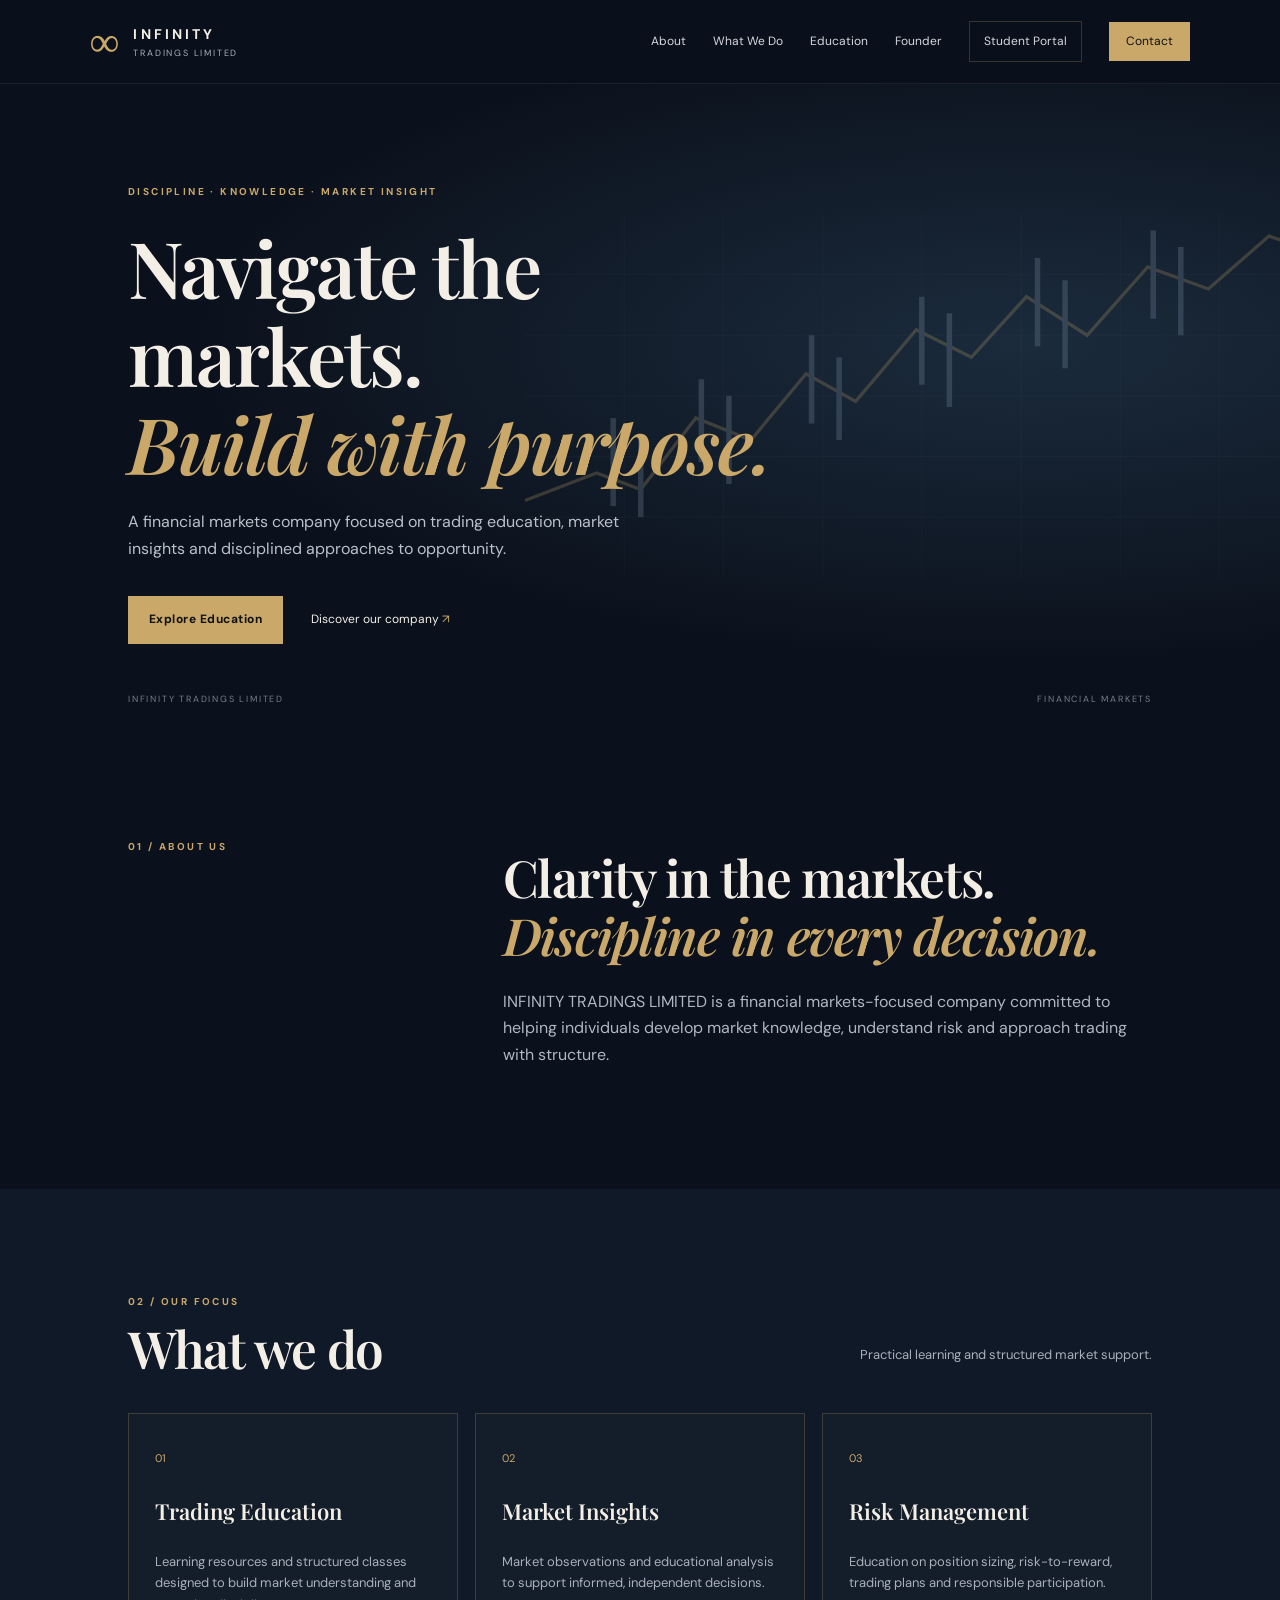
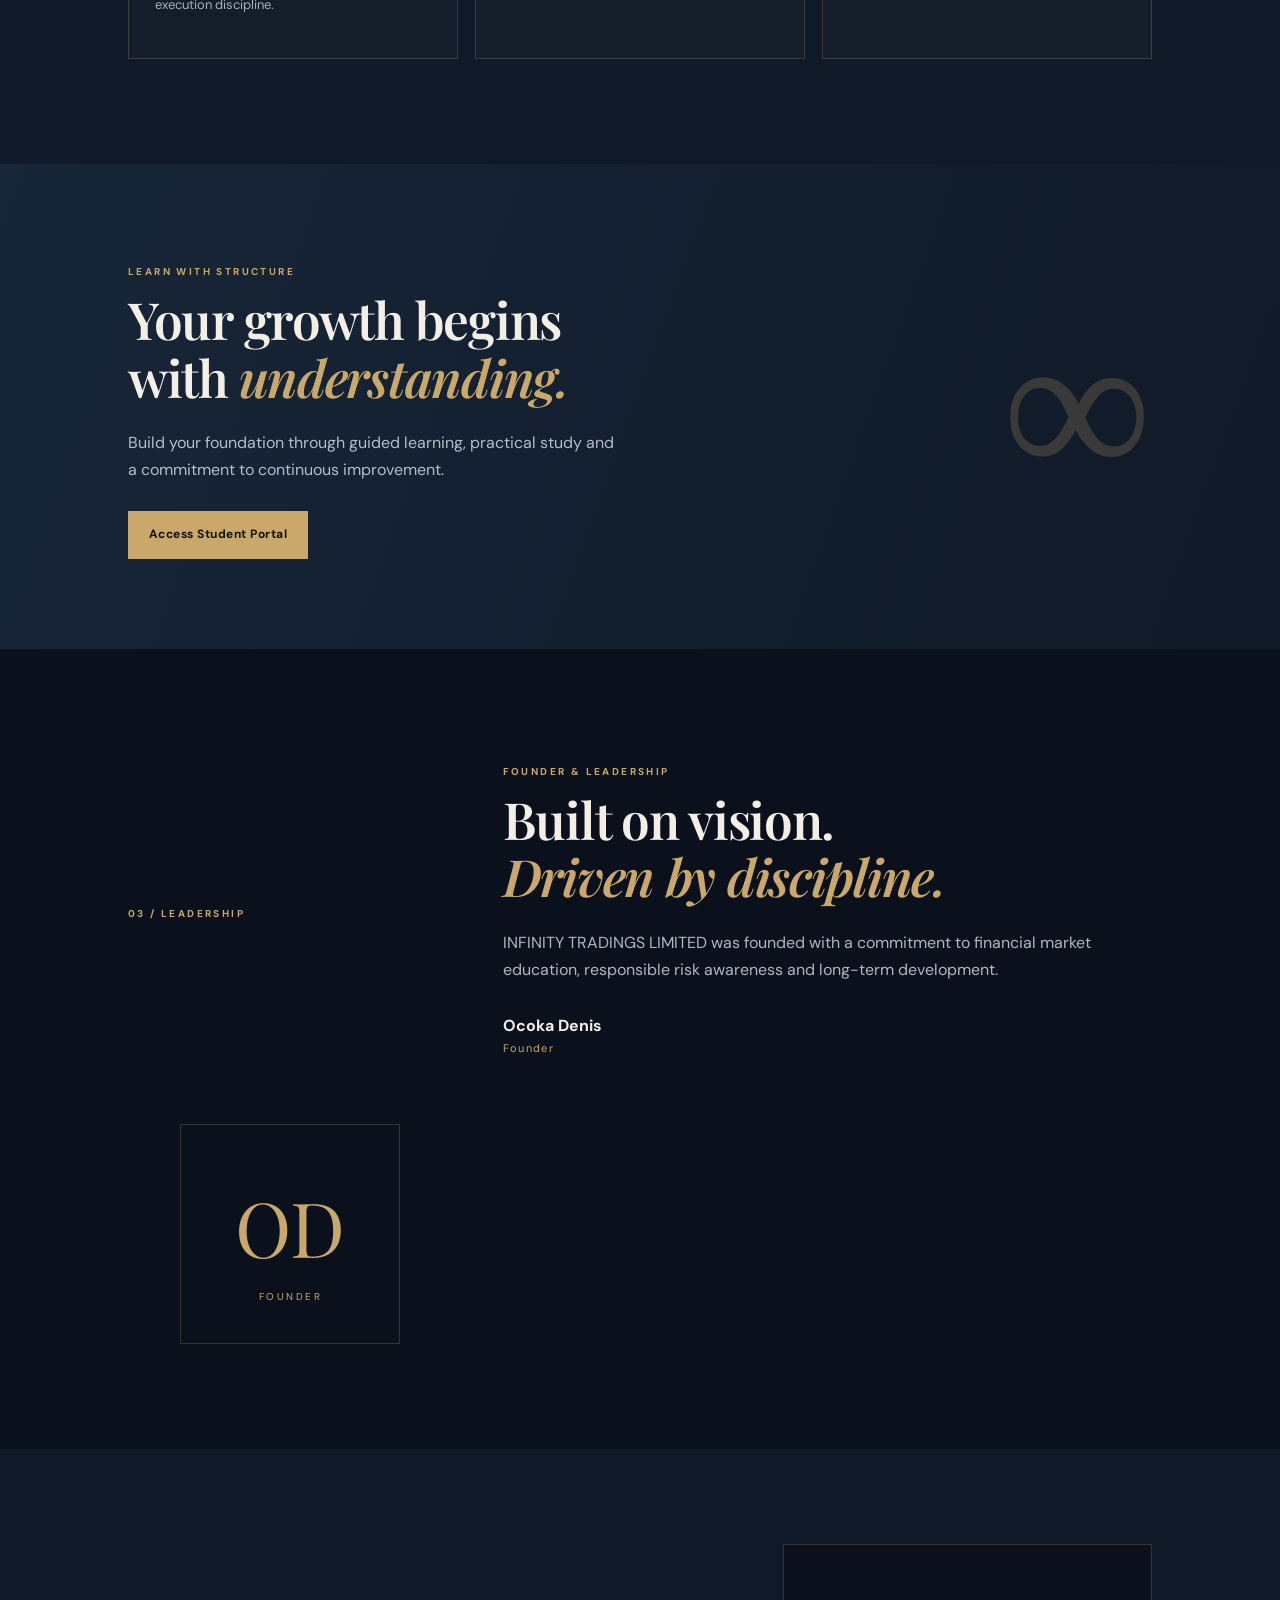
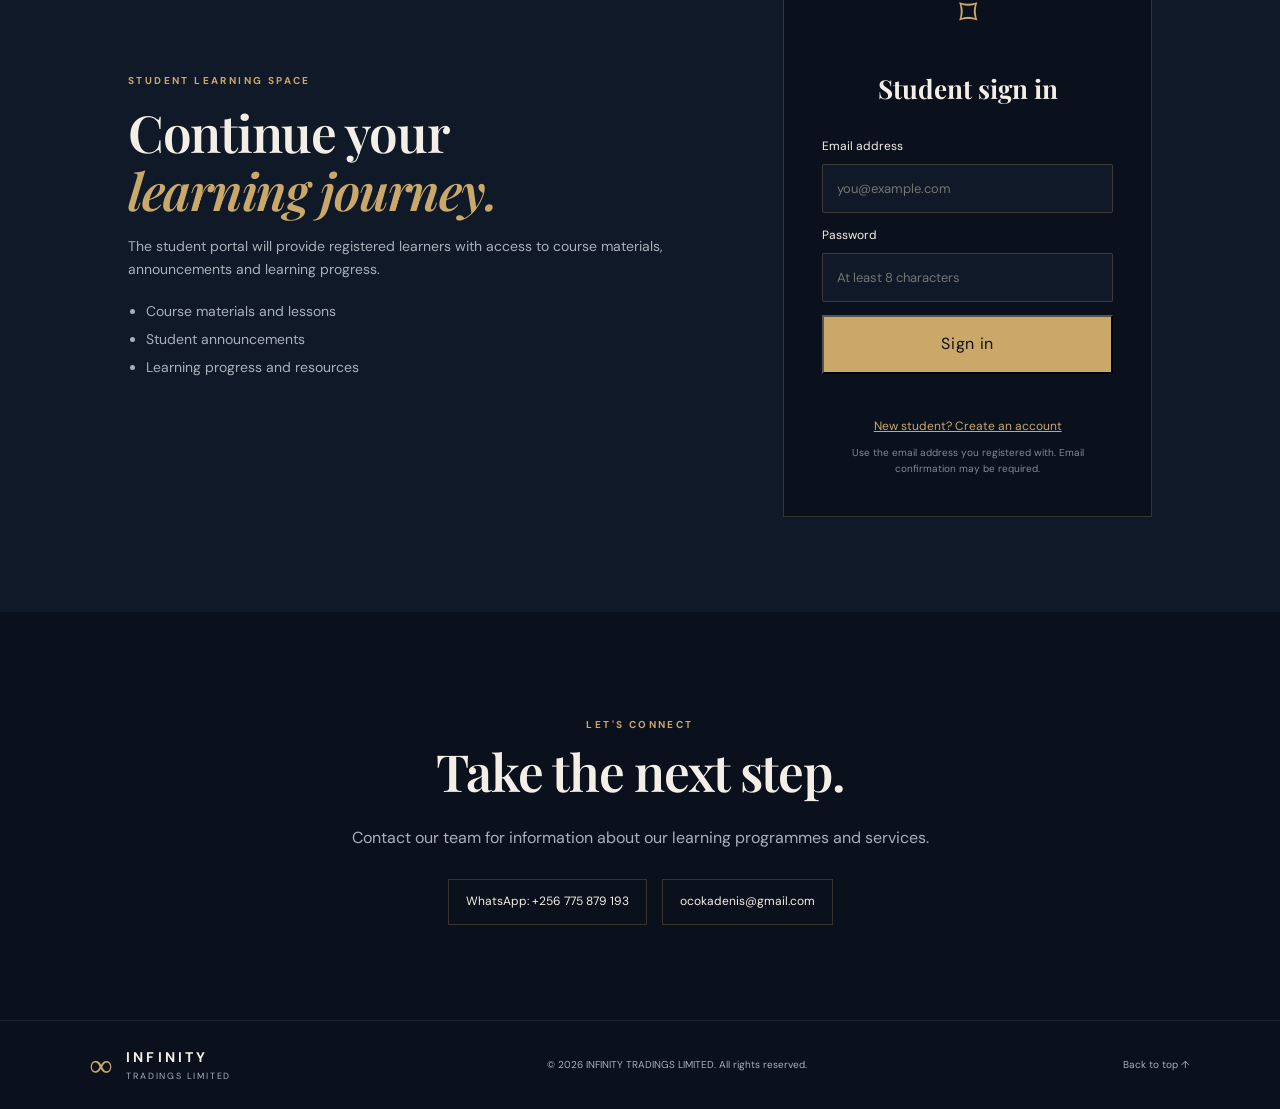
<file: index.html>
<!doctype html>
<html lang="en">
<head>
  <meta charset="utf-8">
  <meta name="viewport" content="width=device-width, initial-scale=1">
  <meta name="theme-color" content="#0b111c">
  <meta name="description" content="INFINITY TRADINGS LIMITED — financial market education, trading insights and disciplined market participation.">
  <title>INFINITY TRADINGS LIMITED | Financial Markets</title>
  <link rel="preconnect" href="https://fonts.googleapis.com">
  <link rel="preconnect" href="https://fonts.gstatic.com" crossorigin>
  <link href="https://fonts.googleapis.com/css2?family=DM+Sans:wght@400;500;600;700&family=Playfair+Display:wght@600;700&display=swap" rel="stylesheet">
  <link rel="stylesheet" href="styles.css">
</head>
<body>
  <header class="site-header">
    <a class="brand" href="#home" aria-label="Infinity Tradings Limited home">
      <span class="brand-mark">∞</span>
      <span><strong>INFINITY</strong><small>TRADINGS LIMITED</small></span>
    </a>
    <button class="menu-toggle" aria-label="Open navigation" aria-expanded="false">☰</button>
    <nav class="main-nav" aria-label="Main navigation">
      <a href="#about">About</a><a href="#services">What We Do</a><a href="#education">Education</a><a href="#founder">Founder</a>
      <a class="nav-portal" href="#student-portal">Student Portal</a>
      <a class="nav-contact" href="#contact">Contact</a>
    </nav>
  </header>

  <main>
    <section class="hero" id="home">
      <div class="chart-watermark" aria-hidden="true">
        <svg viewBox="0 0 720 330" role="presentation">
          <g class="grid-lines"><path d="M0 55H720M0 110H720M0 165H720M0 220H720M0 275H720M90 0V330M180 0V330M270 0V330M360 0V330M450 0V330M540 0V330M630 0V330"/></g>
          <path class="chart-line" d="M0 260L65 235 105 250 155 185 205 205 255 145 300 170 355 105 405 130 455 75 510 110 565 48 620 68 675 20 720 35"/>
          <g class="candles"><path d="M80 185V265M105 200V275M160 150V225M185 165V245M260 110V190M285 130V205M360 75V155M385 90V175M465 40V120M490 60V140M570 15V95M595 30V110"/></g>
        </svg>
      </div>
      <div class="hero-content">
        <p class="eyebrow">DISCIPLINE · KNOWLEDGE · MARKET INSIGHT</p>
        <h1>Navigate the markets.<br><em>Build with purpose.</em></h1>
        <p class="hero-copy">A financial markets company focused on trading education, market insights and disciplined approaches to opportunity.</p>
        <div class="hero-actions"><a class="button button-gold" href="#education">Explore Education</a><a class="text-link" href="#about">Discover our company <span>↗</span></a></div>
      </div>
      <div class="hero-foot"><span>INFINITY TRADINGS LIMITED</span><span>FINANCIAL MARKETS</span></div>
    </section>

    <section class="section intro" id="about">
      <div class="section-kicker">01 / ABOUT US</div>
      <div><h2>Clarity in the markets.<br><em>Discipline in every decision.</em></h2>
        <p>INFINITY TRADINGS LIMITED is a financial markets-focused company committed to helping individuals develop market knowledge, understand risk and approach trading with structure.</p>
      </div>
    </section>

    <section class="section services" id="services">
      <div class="section-kicker">02 / OUR FOCUS</div>
      <div class="section-heading"><h2>What we do</h2><p>Practical learning and structured market support.</p></div>
      <div class="service-grid">
        <article class="service-card"><span>01</span><h3>Trading Education</h3><p>Learning resources and structured classes designed to build market understanding and execution discipline.</p></article>
        <article class="service-card"><span>02</span><h3>Market Insights</h3><p>Market observations and educational analysis to support informed, independent decisions.</p></article>
        <article class="service-card"><span>03</span><h3>Risk Management</h3><p>Education on position sizing, risk-to-reward, trading plans and responsible participation.</p></article>
      </div>
    </section>

    <section class="education-band" id="education">
      <div><p class="eyebrow">LEARN WITH STRUCTURE</p><h2>Your growth begins<br>with <em>understanding.</em></h2><p>Build your foundation through guided learning, practical study and a commitment to continuous improvement.</p><a class="button button-gold" href="#student-portal">Access Student Portal</a></div>
      <div class="education-symbol" aria-hidden="true">∞</div>
    </section>

    <section class="section founder" id="founder">
      <div class="section-kicker">03 / LEADERSHIP</div>
      <div class="founder-copy"><p class="eyebrow">FOUNDER & LEADERSHIP</p><h2>Built on vision.<br><em>Driven by discipline.</em></h2><p>INFINITY TRADINGS LIMITED was founded with a commitment to financial market education, responsible risk awareness and long-term development.</p><p class="founder-name">Ocoka Denis <span>Founder</span></p></div>
      <div class="founder-monogram">OD<span>FOUNDER</span></div>
    </section>

    <section class="portal-section" id="student-portal">
      <div class="portal-copy"><p class="eyebrow">STUDENT LEARNING SPACE</p><h2>Continue your<br><em>learning journey.</em></h2><p>The student portal will provide registered learners with access to course materials, announcements and learning progress.</p><ul><li>Course materials and lessons</li><li>Student announcements</li><li>Learning progress and resources</li></ul></div>
      <div class="portal-panel">
        <div class="portal-lock">⌑</div>
        <h3 id="auth-title">Student sign in</h3>
        <form id="student-auth-form" class="student-auth-form">
          <label id="student-name-field" hidden>Full name<input id="student-name" type="text" autocomplete="name" placeholder="Your full name"></label>
          <label>Email address<input id="student-email" type="email" autocomplete="email" placeholder="you@example.com" required></label>
          <label>Password<input id="student-password" type="password" autocomplete="current-password" minlength="8" placeholder="At least 8 characters" required></label>
          <button class="button button-gold auth-submit" id="auth-submit" type="submit">Sign in</button>
        </form>
        <p id="auth-message" class="auth-message" role="status" aria-live="polite"></p>
        <button class="auth-switch" id="auth-switch" type="button">New student? Create an account</button>
        <div id="student-signed-in" class="student-signed-in" hidden>
          <p>You are signed in as <strong id="student-email-display"></strong>.</p>
          <p>Your student learning space is being prepared.</p>
          <button class="button button-outline" id="student-signout" type="button">Sign out</button>
        </div>
        <small>Use the email address you registered with. Email confirmation may be required.</small>
      </div>
    </section>

    <section class="contact-section" id="contact"><p class="eyebrow">LET'S CONNECT</p><h2>Take the next step.</h2><p>Contact our team for information about our learning programmes and services.</p><div class="contact-links"><a href="https://wa.me/256775879193" target="_blank" rel="noopener">WhatsApp: +256 775 879 193</a><a href="mailto:ocokadenis@gmail.com">ocokadenis@gmail.com</a></div></section>
 
<section id="admin-dashboard" class="section" hidden>
  <div class="section-kicker">ADMINISTRATION</div>
  <h2>Admin Dashboard</h2>
  <p>Manage INFINITY TRADINGS LIMITED students and learning programmes.</p>

  <div class="service-grid">
    <article class="service-card">
      <h3>Student Applications</h3>
      <p>Review and approve student registrations.</p>
    </article>
    <article class="service-card">
      <h3>Course Management</h3>
      <p>Manage educational programmes and lessons.</p>
    </article>
    <article class="service-card">
      <h3>Announcements</h3>
      <p>Share updates with registered students.</p>
    </article>
  </div>

  
<div id="admin-student-list">
  Loading student applications...
</div>

<hr>

<h3>Course Management</h3>
<p>Create and manage courses for your students.</p>

<form id="course-form">
  <label for="course-title">Course title</label>
  <input id="course-title" type="text" required>

  <label for="course-description">Course description</label>
  <textarea id="course-description" required></textarea>

  <label for="course-price">Course price</label>
  <input id="course-price" type="number" min="0" step="0.01" required>

  <label for="course-level">Course level</label>
  <select id="course-level" required>
    <option value="Beginner">Beginner</option>
    <option value="Intermediate">Intermediate</option>
    <option value="Advanced">Advanced</option>
  </select>

  <button type="submit">Create Course</button>
</form>

<p id="course-message"></p>

<div id="admin-course-list">
  Loading courses...
</div>
</section>

  </div>
</section>
 </main>
  <footer><a class="brand footer-brand" href="#home"><span class="brand-mark">∞</span><span><strong>INFINITY</strong><small>TRADINGS LIMITED</small></span></a><p>© <span id="year"></span> INFINITY TRADINGS LIMITED. All rights reserved.</p><a href="#home">Back to top ↑</a></footer>
  <script src="script.js"></script>
<script type="module" src="student-portal.js"></script>
<script type="module" src="admin-dashboard.js"></script>
</file>
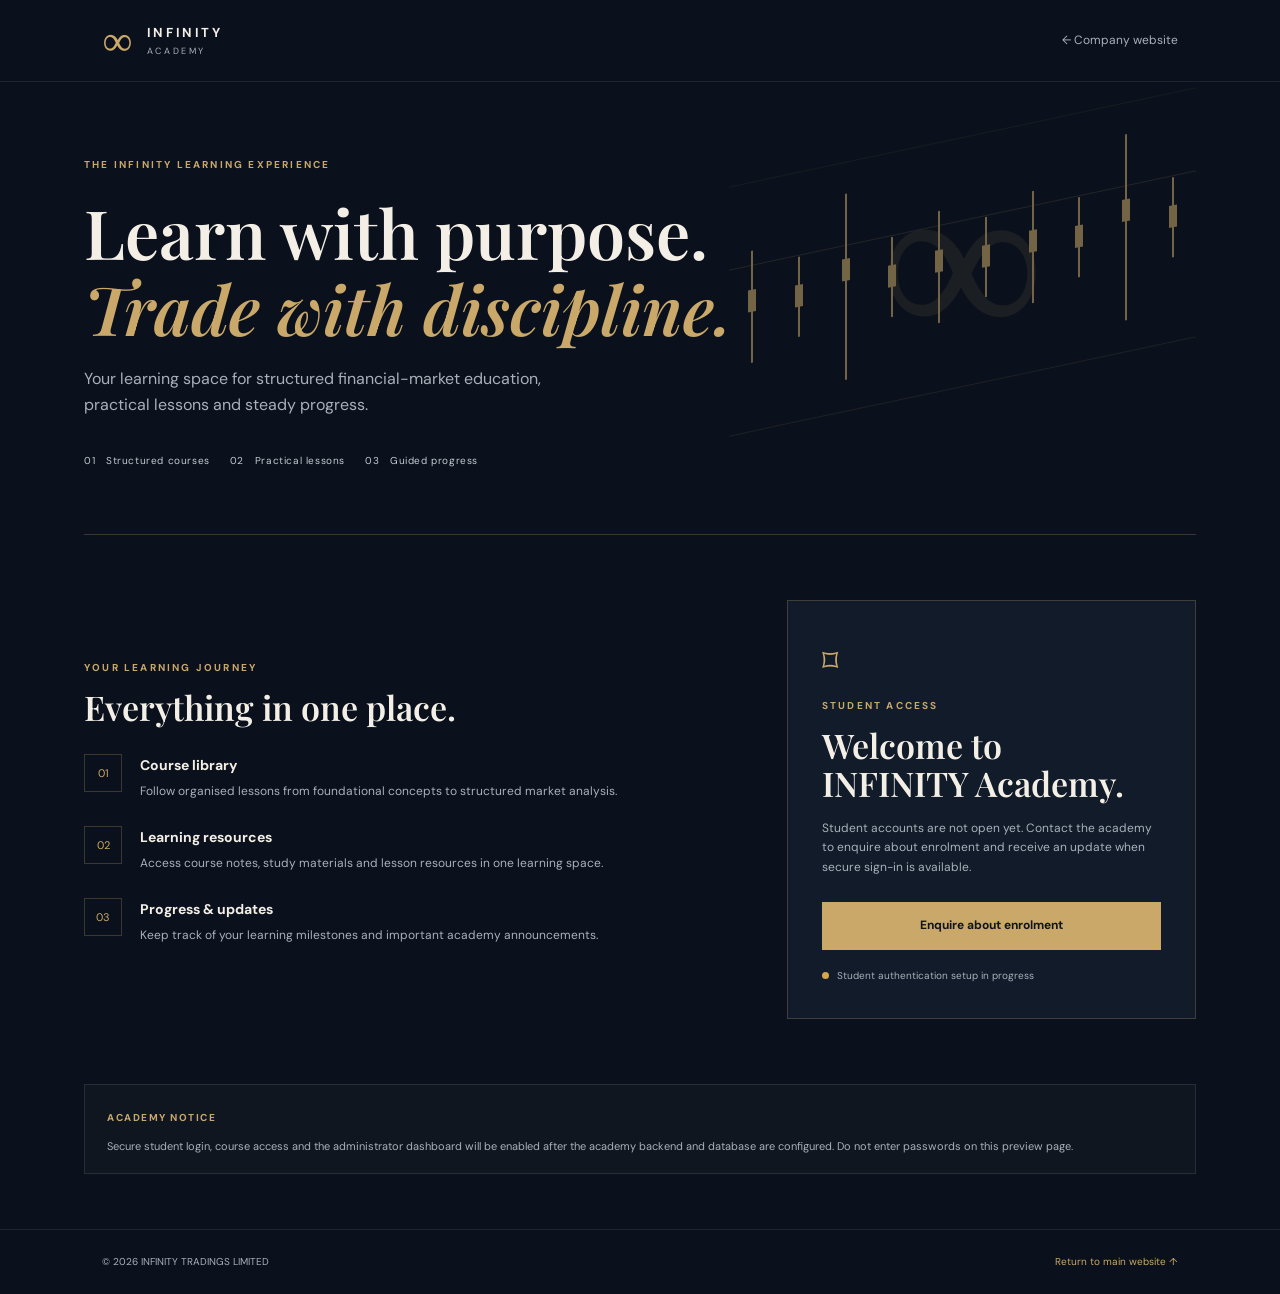
<file: portal.html>
<!doctype html>
<html lang="en">
<head>
  <meta charset="utf-8">
  <meta name="viewport" content="width=device-width, initial-scale=1">
  <meta name="theme-color" content="#0b111c">
  <meta name="description" content="INFINITY Academy student learning portal.">
  <title>INFINITY Academy | Student Portal</title>
  <link rel="preconnect" href="https://fonts.googleapis.com">
  <link rel="preconnect" href="https://fonts.gstatic.com" crossorigin>
  <link href="https://fonts.googleapis.com/css2?family=DM+Sans:wght@400;500;600;700&family=Playfair+Display:wght@600;700&display=swap" rel="stylesheet">
  <link rel="stylesheet" href="portal.css">
</head>
<body>
  <header class="topbar">
    <a class="brand" href="index.html"><span class="mark">∞</span><span><b>INFINITY</b><small>ACADEMY</small></span></a>
    <a class="back-link" href="index.html">← Company website</a>
  </header>
  <main>
    <section class="welcome">
      <div class="welcome-copy">
        <p class="eyebrow">THE INFINITY LEARNING EXPERIENCE</p>
        <h1>Learn with purpose.<br><em>Trade with discipline.</em></h1>
        <p>Your learning space for structured financial-market education, practical lessons and steady progress.</p>
        <div class="feature-row"><span>01 &nbsp; Structured courses</span><span>02 &nbsp; Practical lessons</span><span>03 &nbsp; Guided progress</span></div>
      </div>
      <div class="welcome-art" aria-hidden="true"><span>∞</span><div class="chart"><i></i><i></i><i></i><i></i><i></i><i></i><i></i><i></i><i></i><i></i></div></div>
    </section>
    <section class="portal-grid">
      <div class="info-card">
        <p class="eyebrow">YOUR LEARNING JOURNEY</p>
        <h2>Everything in one place.</h2>
        <div class="feature"><span class="feature-icon">01</span><div><h3>Course library</h3><p>Follow organised lessons from foundational concepts to structured market analysis.</p></div></div>
        <div class="feature"><span class="feature-icon">02</span><div><h3>Learning resources</h3><p>Access course notes, study materials and lesson resources in one learning space.</p></div></div>
        <div class="feature"><span class="feature-icon">03</span><div><h3>Progress & updates</h3><p>Keep track of your learning milestones and important academy announcements.</p></div></div>
      </div>
      <aside class="access-card">
        <div class="lock-icon">⌑</div>
        <p class="eyebrow">STUDENT ACCESS</p>
        <h2>Welcome to<br>INFINITY Academy.</h2>
        <p class="access-copy">Student accounts are not open yet. Contact the academy to enquire about enrolment and receive an update when secure sign-in is available.</p>
        <a class="primary-button" href="https://wa.me/256775879193?text=Hello%2C%20I%20would%20like%20to%20enquire%20about%20INFINITY%20Academy%20student%20registration." target="_blank" rel="noopener">Enquire about enrolment</a>
        <span class="status"><i></i> Student authentication setup in progress</span>
      </aside>
    </section>
    <section class="notice"><b>ACADEMY NOTICE</b><p>Secure student login, course access and the administrator dashboard will be enabled after the academy backend and database are configured. Do not enter passwords on this preview page.</p></section>
  </main>
  <footer><span>© <span id="year"></span> INFINITY TRADINGS LIMITED</span><a href="index.html">Return to main website ↑</a></footer>
  <script>document.getElementById("year").textContent = new Date().getFullYear();</script>
</body>
</html>
</file>
<file: styles.css>
:root{--navy:#0b111c;--panel:#111b29;--gold:#c9a86a;--cream:#f3efe7;--muted:#a9b0ba;--line:rgba(201,168,106,.24)}*{box-sizing:border-box}html{scroll-behavior:smooth;scroll-padding-top:88px}body{margin:0;background:#0b111c;color:var(--cream);font-family:"DM Sans",sans-serif;line-height:1.65}a{color:inherit;text-decoration:none}.site-header{height:84px;padding:0 7%;display:flex;align-items:center;justify-content:space-between;background:rgba(11,17,28,.96);border-bottom:1px solid rgba(255,255,255,.07);position:sticky;top:0;z-index:10}.brand{display:flex;align-items:center;gap:12px;letter-spacing:.12em}.brand-mark{font-family:Georgia,serif;font-size:42px;color:var(--gold);line-height:1}.brand strong,.brand small{display:block}.brand strong{font-size:14px;letter-spacing:.22em}.brand small{font-size:9px;color:var(--muted);letter-spacing:.2em}.main-nav{display:flex;align-items:center;gap:27px;font-size:12px;color:#d5d8dd}.main-nav a:hover,.text-link:hover{color:var(--gold)}.nav-portal{border:1px solid var(--line);padding:10px 14px}.nav-contact{background:var(--gold);color:#111;padding:10px 17px}.menu-toggle{display:none;background:none;color:var(--cream);border:0;font-size:25px}.hero{min-height:650px;position:relative;display:flex;align-items:center;padding:90px 10%;overflow:hidden;background:radial-gradient(ellipse at 80% 40%,#1b2b3c 0%,#0b111c 58%)}.hero-content{position:relative;z-index:1;max-width:650px}.eyebrow,.section-kicker{font-size:10px;letter-spacing:.24em;color:var(--gold);font-weight:700}.hero h1,h2{font-family:"Playfair Display",serif;font-weight:600;line-height:1.13;letter-spacing:-.025em}.hero h1{font-size:clamp(46px,6.3vw,78px);margin:22px 0}.hero h1 em,h2 em{color:var(--gold);font-weight:600}.hero-copy{max-width:510px;color:#bac1ca;font-size:16px}.hero-actions{display:flex;align-items:center;gap:28px;margin-top:34px}.button{display:inline-block;padding:14px 21px;font-size:12px;font-weight:700;letter-spacing:.04em}.button-gold{background:var(--gold);color:#111}.text-link{font-size:12px}.text-link span{color:var(--gold)}.chart-watermark{position:absolute;right:-3%;top:20%;width:62%;opacity:.24}.chart-watermark svg{width:100%;overflow:visible}.grid-lines{stroke:#738194;stroke-width:.7;opacity:.3;fill:none}.chart-line{fill:none;stroke:var(--gold);stroke-width:3}.candles{fill:none;stroke:#8da1b7;stroke-width:5}.hero-foot{position:absolute;bottom:27px;left:10%;right:10%;display:flex;justify-content:space-between;color:#737f8d;font-size:9px;letter-spacing:.2em}.section{padding:105px 10%;display:grid;grid-template-columns:1fr 2fr;gap:50px}.section h2,.education-band h2,.contact-section h2{font-size:clamp(34px,4vw,52px);margin:10px 0 24px}.intro p,.founder-copy>p:not(.eyebrow){max-width:680px;color:#aeb7c2}.services{display:block;background:#101927}.section-heading{display:flex;justify-content:space-between;align-items:end;margin-bottom:35px}.section-heading h2{margin:10px 0 0}.section-heading p{color:var(--muted);font-size:13px}.service-grid{display:grid;grid-template-columns:repeat(3,1fr);gap:17px}.service-card{padding:30px 26px;border:1px solid var(--line);min-height:220px;background:rgba(255,255,255,.015)}.service-card>span{color:var(--gold);font-size:11px}.service-card h3{font-family:"Playfair Display",serif;font-size:22px;font-weight:600}.service-card p{color:var(--muted);font-size:13px}.education-band{padding:90px 10%;display:flex;justify-content:space-between;align-items:center;background:linear-gradient(110deg,#172638,#101927)}.education-band>div:first-child{max-width:580px}.education-band p:not(.eyebrow){color:#b4bec8;max-width:490px;margin-bottom:28px}.education-symbol{font-family:Georgia,serif;font-size:210px;color:rgba(201,168,106,.22);line-height:1}.founder{align-items:center}.founder-copy{max-width:650px}.founder-name{margin-top:30px;color:var(--cream)!important;font-weight:700}.founder-name span{display:block;color:var(--gold);font-size:11px;font-weight:400;letter-spacing:.12em}.founder-monogram{width:220px;height:220px;border:1px solid var(--line);display:flex;align-items:center;justify-content:center;flex-direction:column;font-family:"Playfair Display",serif;font-size:76px;color:var(--gold);justify-self:center}.founder-monogram span{font:10px "DM Sans",sans-serif;letter-spacing:.25em}.portal-section{padding:95px 10%;display:grid;grid-template-columns:1.2fr .8fr;gap:10%;background:#101927;align-items:center}.portal-copy h2{font-size:clamp(36px,4vw,52px);margin:15px 0}.portal-copy>p:not(.eyebrow),.portal-copy li{color:var(--muted);font-size:14px}.portal-copy ul{padding-left:18px;line-height:2}.portal-panel{padding:38px;border:1px solid var(--line);background:#0b111c;text-align:center}.portal-lock{font-size:36px;color:var(--gold)}.portal-panel h3{font-family:"Playfair Display",serif;font-size:26px}.portal-panel p{font-size:13px;color:var(--muted)}.button-outline{border:1px solid var(--gold);color:var(--gold);margin:15px 0}.portal-panel small{display:block;color:#7f8a98;font-size:10px}.contact-section{text-align:center;padding:95px 20px}.contact-section>p:not(.eyebrow){color:var(--muted)}.contact-links{display:flex;justify-content:center;gap:15px;flex-wrap:wrap;margin-top:28px}.contact-links a{border:1px solid var(--line);padding:12px 17px;font-size:12px}footer{padding:25px 7%;border-top:1px solid rgba(255,255,255,.08);display:flex;align-items:center;justify-content:space-between;gap:20px}footer p,footer>a:last-child{font-size:10px;color:var(--muted)}.footer-brand .brand-mark{font-size:32px}
@media(max-width:900px){.main-nav{gap:14px}.main-nav a{font-size:11px}.site-header{padding:0 5%}.section,.portal-section{padding:75px 7%}.hero{padding:80px 7%}.hero-foot{left:7%;right:7%}}
@media(max-width:700px){.site-header{height:72px}.menu-toggle{display:block}.main-nav{display:none;position:absolute;top:72px;left:0;right:0;background:#0b111c;padding:18px 7% 25px;flex-direction:column;align-items:stretch;border-bottom:1px solid var(--line)}.main-nav.open{display:flex}.main-nav a{padding:10px 0}.main-nav .nav-portal,.main-nav .nav-contact{text-align:center;padding:11px}.hero{min-height:610px;padding:70px 7%}.hero h1{font-size:47px}.hero-copy{font-size:14px}.chart-watermark{width:110%;right:-38%;top:35%;opacity:.16}.hero-actions{align-items:flex-start;flex-direction:column;gap:18px}.hero-foot{font-size:8px}.section{display:block;padding:70px 7%}.section-kicker{display:block;margin-bottom:28px}.section-heading{display:block}.section-heading p{margin-top:10px}.service-grid{grid-template-columns:1fr}.service-card{min-height:0}.education-band{padding:70px 7%}.education-symbol{display:none}.founder{display:grid;grid-template-columns:1fr;gap:25px}.founder-monogram{width:145px;height:145px;font-size:55px;justify-self:start}.portal-section{grid-template-columns:1fr;padding:70px 7%;gap:35px}.portal-panel{padding:28px 20px}.contact-links{flex-direction:column;align-items:stretch;max-width:340px;margin:25px auto 0}footer{padding:24px 7%;flex-wrap:wrap}footer p{order:3;width:100%;margin:0}}
@media(prefers-reduced-motion:reduce){html{scroll-behavior:auto}}

/* Student portal authentication */
.student-auth-form{display:grid;gap:13px;text-align:left;margin-top:20px}
.student-auth-form label{display:grid;gap:7px;color:var(--cream);font-size:12px}
.student-auth-form input{width:100%;box-sizing:border-box;background:#101927;border:1px solid var(--line);color:var(--cream);padding:13px 14px;font:inherit;font-size:13px;border-radius:2px}
.student-auth-form input:focus{outline:1px solid var(--gold);border-color:var(--gold)}
.auth-submit{width:100%;cursor:pointer;font:inherit}
.auth-submit:disabled{opacity:.6;cursor:wait}
.auth-message{min-height:18px;margin:12px 0 5px;font-size:12px;color:var(--gold)}
.auth-message.is-error{color:#ff9b9b}
.auth-switch{background:none;border:0;color:var(--gold);text-decoration:underline;font:inherit;font-size:12px;cursor:pointer;padding:8px}
.student-signed-in{padding:14px 0;color:var(--muted);font-size:13px}
.student-signed-in strong{color:var(--cream);overflow-wrap:anywhere}
[hidden]{display:none!important}
</file>
<file: portal.css>
:root{--bg:#0b111c;--panel:#111b29;--gold:#c9a86a;--cream:#f3efe7;--muted:#a9b0ba;--line:rgba(201,168,106,.25)}*{box-sizing:border-box}body{margin:0;background:var(--bg);color:var(--cream);font-family:"DM Sans",sans-serif;line-height:1.65}.topbar{height:82px;padding:0 8%;display:flex;align-items:center;justify-content:space-between;border-bottom:1px solid rgba(255,255,255,.08)}a{color:inherit;text-decoration:none}.brand{display:flex;align-items:center;gap:12px;letter-spacing:.16em}.mark{font:42px Georgia;color:var(--gold)}.brand b,.brand small{display:block}.brand b{font-size:13px}.brand small{font-size:9px;color:var(--muted)}.back-link{font-size:12px;color:var(--muted)}main{max-width:1180px;margin:auto;padding:0 34px}.welcome{min-height:390px;display:flex;align-items:center;justify-content:space-between;position:relative;overflow:hidden;border-bottom:1px solid var(--line)}.welcome-copy{padding:65px 0;max-width:650px;position:relative;z-index:1}.eyebrow{font-size:10px;letter-spacing:.22em;font-weight:700;color:var(--gold)}h1,h2{font-family:"Playfair Display",serif;font-weight:600;line-height:1.12}h1{font-size:clamp(42px,6vw,68px);margin:20px 0}h1 em{color:var(--gold)}.welcome-copy>p:not(.eyebrow){max-width:520px;color:var(--muted)}.feature-row{display:flex;flex-wrap:wrap;gap:20px;margin-top:34px;color:#c5cbd2;font-size:10px;letter-spacing:.06em}.welcome-art{position:absolute;right:0;top:25px;width:42%;height:310px;display:flex;align-items:center;justify-content:center;opacity:.55}.welcome-art>span{font:230px Georgia;color:rgba(201,168,106,.16)}.chart{position:absolute;inset:30px 0;display:flex;align-items:center;justify-content:space-around;border-bottom:1px solid rgba(201,168,106,.18);border-top:1px solid rgba(201,168,106,.12);transform:skewY(-12deg)}.chart:before,.chart:after{content:"";position:absolute;inset:33% 0;border-top:1px solid rgba(201,168,106,.12)}.chart i{width:2px;background:var(--gold);height:var(--h,45%);position:relative}.chart i:nth-child(3n){height:75%}.chart i:nth-child(2n){height:32%}.chart i:after{content:"";position:absolute;width:8px;height:22px;background:var(--gold);left:-3px;top:35%}.portal-grid{display:grid;grid-template-columns:1.2fr .8fr;gap:8%;padding:65px 0;align-items:center}.info-card h2,.access-card h2{font-size:34px;margin:12px 0 28px}.feature{display:flex;gap:18px;margin:24px 0}.feature-icon{color:var(--gold);font-size:11px;border:1px solid var(--line);width:38px;height:38px;display:grid;place-items:center;flex-shrink:0}.feature h3{font-size:14px;margin:0 0 5px}.feature p,.access-copy{font-size:12px;color:var(--muted);margin:0}.access-card{background:var(--panel);border:1px solid var(--line);padding:34px}.lock-icon{font-size:32px;color:var(--gold)}.access-card h2{margin-bottom:16px}.primary-button{display:block;background:var(--gold);color:#10141b;text-align:center;padding:14px 18px;font-weight:700;font-size:12px;margin:24px 0 18px}.status{display:flex;align-items:center;gap:8px;color:var(--muted);font-size:10px}.status i{width:7px;height:7px;background:#d5a44c;border-radius:50%}.notice{border:1px solid rgba(255,255,255,.1);padding:18px 22px;margin:0 0 55px;background:rgba(255,255,255,.02)}.notice b{font-size:10px;letter-spacing:.15em;color:var(--gold)}.notice p{font-size:11px;color:var(--muted);margin:7px 0 0}footer{border-top:1px solid rgba(255,255,255,.08);padding:24px 8%;display:flex;justify-content:space-between;color:var(--muted);font-size:10px}footer a{color:var(--gold)}@media(max-width:700px){.topbar{height:70px;padding:0 6%}main{padding:0 22px}.welcome{min-height:420px}.welcome-copy{padding:58px 0}.welcome-art{width:90%;right:-35%;opacity:.3}.feature-row{gap:10px 18px}.portal-grid{grid-template-columns:1fr;gap:28px;padding:48px 0}.access-card{padding:27px 22px}.info-card h2,.access-card h2{font-size:30px}footer{padding:22px 6%;gap:15px;flex-wrap:wrap}}@media(prefers-reduced-motion:reduce){*{scroll-behavior:auto}}
</file>
